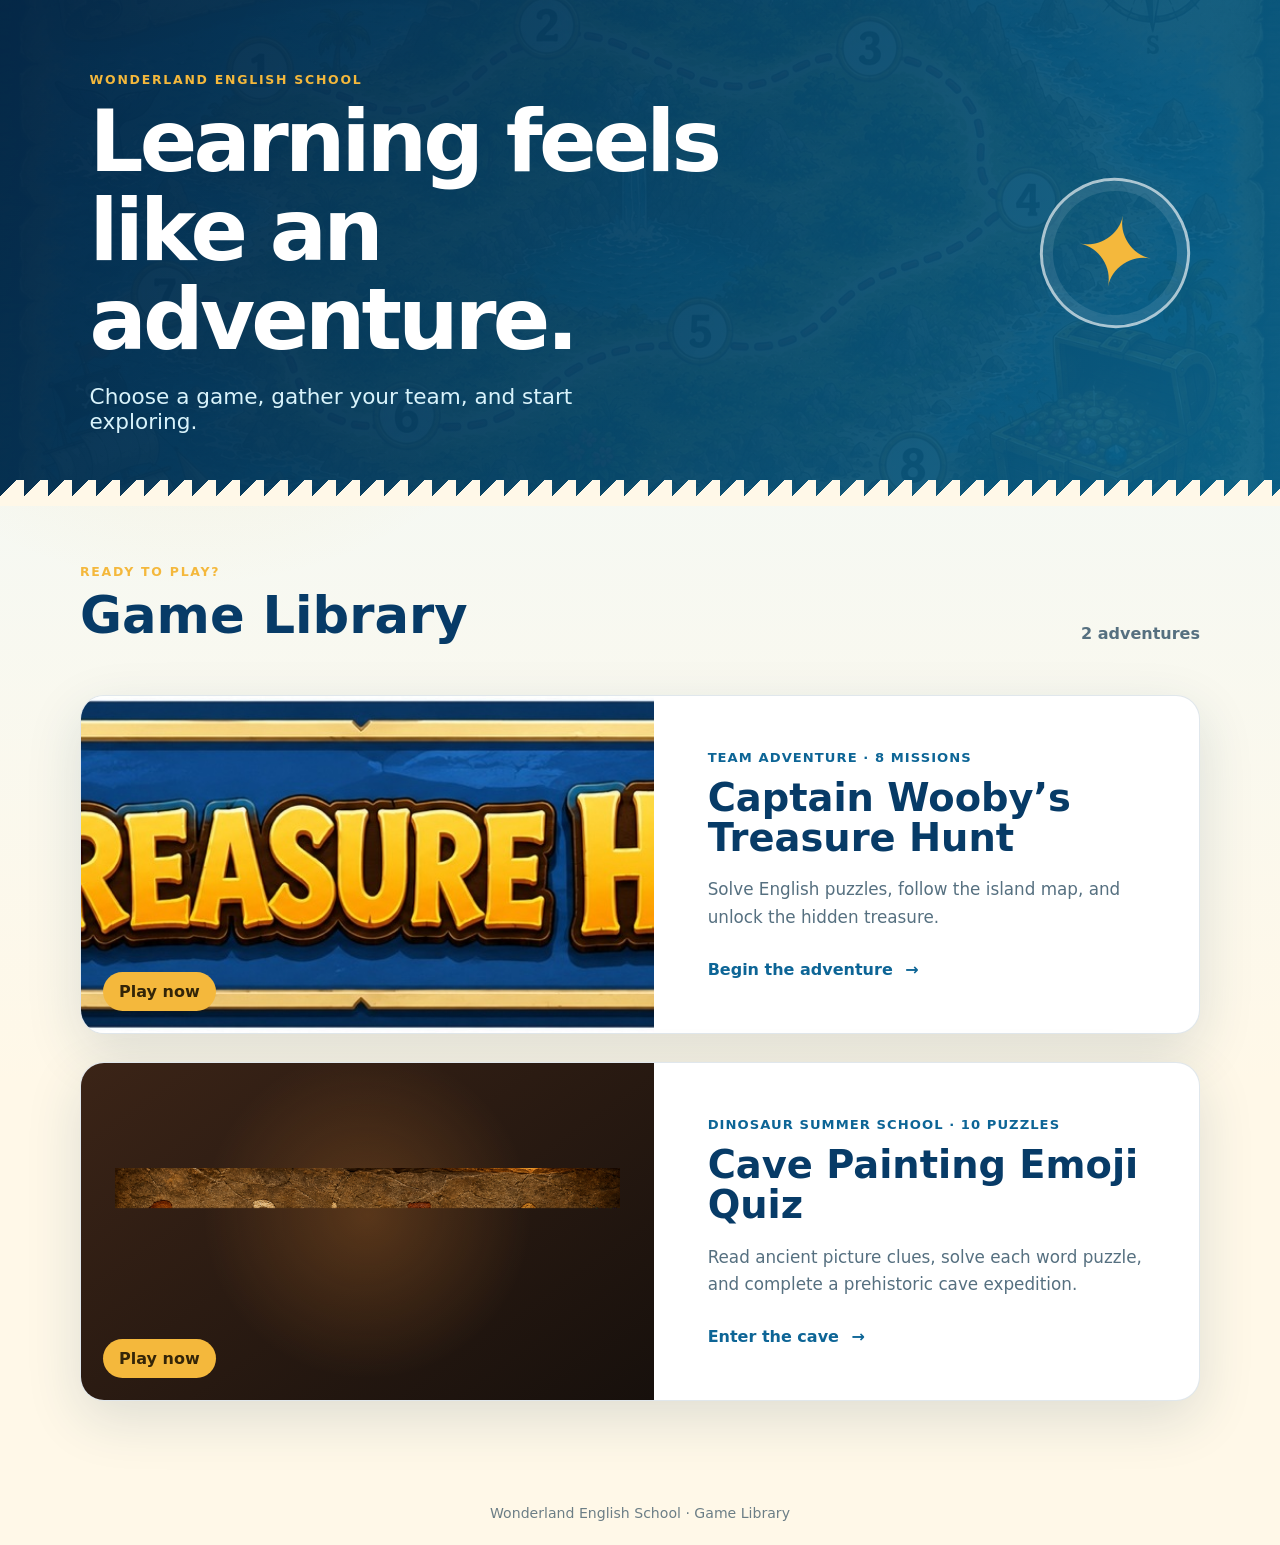
<file: index.html>
<!doctype html>
<html lang="en">
<head>
  <meta charset="utf-8">
  <meta name="viewport" content="width=device-width, initial-scale=1">
  <meta name="theme-color" content="#073b67">
  <meta name="description" content="Interactive classroom games from Wonderland English School.">
  <title>Wonderland Game Library</title>
  <link rel="stylesheet" href="library.css">
</head>
<body>
  <header class="hero">
    <div class="hero-copy">
      <p class="eyebrow">Wonderland English School</p>
      <h1>Learning feels like an adventure.</h1>
      <p class="intro">Choose a game, gather your team, and start exploring.</p>
    </div>
    <div class="compass" aria-hidden="true"><span>✦</span></div>
  </header>

  <main>
    <section class="games" aria-labelledby="games-title">
      <div class="section-heading">
        <div>
          <p class="eyebrow">Ready to play?</p>
          <h2 id="games-title">Game Library</h2>
        </div>
        <span class="game-count">2 adventures</span>
      </div>

      <a class="game-card" href="games/treasure-hunt/">
        <div class="card-art">
          <img src="games/treasure-hunt/assets/images/treasure-hunt-banner.jpg" alt="">
          <span class="play-badge">Play now</span>
        </div>
        <div class="card-body">
          <p class="card-label">Team adventure · 8 missions</p>
          <h3>Captain Wooby’s Treasure Hunt</h3>
          <p>Solve English puzzles, follow the island map, and unlock the hidden treasure.</p>
          <span class="card-action">Begin the adventure <b aria-hidden="true">→</b></span>
        </div>
      </a>

      <a class="game-card" href="games/cave-painting/">
        <div class="card-art cave-card-art">
          <img src="games/cave-painting/public/game-title-banner.png" alt="Cave Painting Emoji Quiz">
          <span class="play-badge">Play now</span>
        </div>
        <div class="card-body">
          <p class="card-label">Dinosaur summer school · 10 puzzles</p>
          <h3>Cave Painting Emoji Quiz</h3>
          <p>Read ancient picture clues, solve each word puzzle, and complete a prehistoric cave expedition.</p>
          <span class="card-action">Enter the cave <b aria-hidden="true">→</b></span>
        </div>
      </a>
    </section>
  </main>

  <footer>Wonderland English School · Game Library</footer>
</body>
</html>
</file>
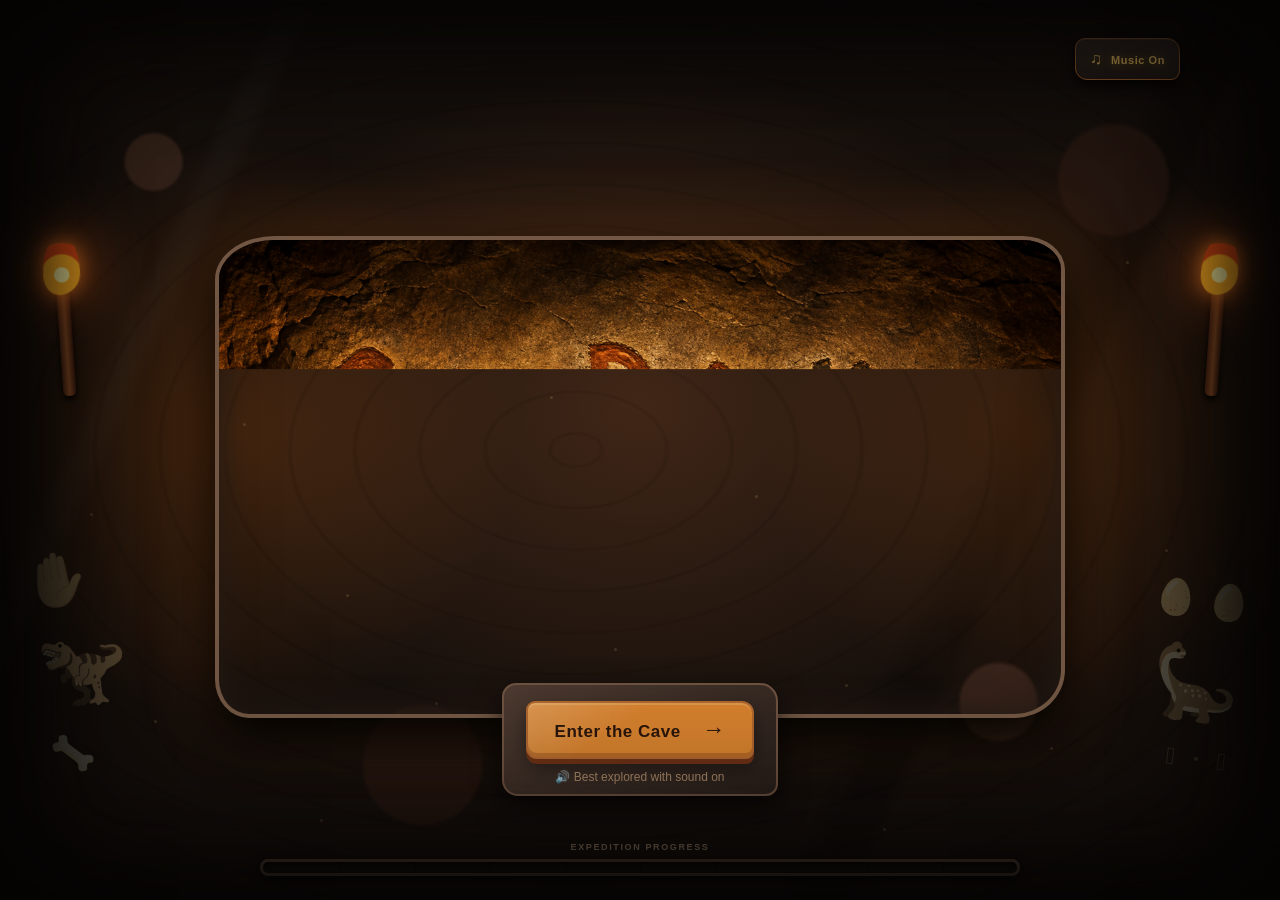
<file: games/cave-painting/index.html>
<!doctype html>
<html lang="en">
  <head>
    <meta charset="UTF-8" />
    <meta name="viewport" content="width=device-width, initial-scale=1.0" />
    <meta name="theme-color" content="#17100c" />
    <title>Cave Painting Emoji Quiz</title>
    <link rel="stylesheet" href="app/globals.css" />
  </head>
  <body>
    <main class="cave-world intro-mode" id="cave-world">
      <div class="torch torch-left" aria-hidden="true"><span class="flame"></span><span class="torch-stick"></span></div>
      <div class="torch torch-right" aria-hidden="true"><span class="flame"></span><span class="torch-stick"></span></div>
      <div class="ambient" aria-hidden="true" id="ambient"></div>
      <div class="cave-art cave-art-left" aria-hidden="true"><span class="hand">✋</span><span class="paint-dino">🦖</span><span class="fossil">🦴</span></div>
      <div class="cave-art cave-art-right" aria-hidden="true"><span class="eggs">🥚 🥚</span><span class="paint-dino">🦕</span><span class="tracks">𓃰 · 𓃰</span></div>
      <header class="game-header">
        <div class="title-mark">
          <img class="game-title-banner" src="public/game-title-banner.png" alt="Cave Painting Emoji Quiz" width="1600" height="400">
        </div>
        <div class="header-controls">
          <div class="question-count" id="question-count" hidden></div>
          <button class="music-toggle" id="music-toggle" type="button" aria-pressed="true" aria-label="Turn background music off">
            <span aria-hidden="true">♫</span> Music On
          </button>
        </div>
      </header>
      <div id="game" class="game-slot"></div>
      <div class="progress-area" id="progress-area" aria-label="0% complete">
        <span>Expedition progress</span>
        <div class="stone-progress"><div class="amber-progress" id="amber-progress"></div><i></i><i></i><i></i><i></i><i></i><i></i><i></i><i></i><i></i></div>
      </div>
    </main>
    <script src="game.js"></script>
  </body>
</html>
</file>
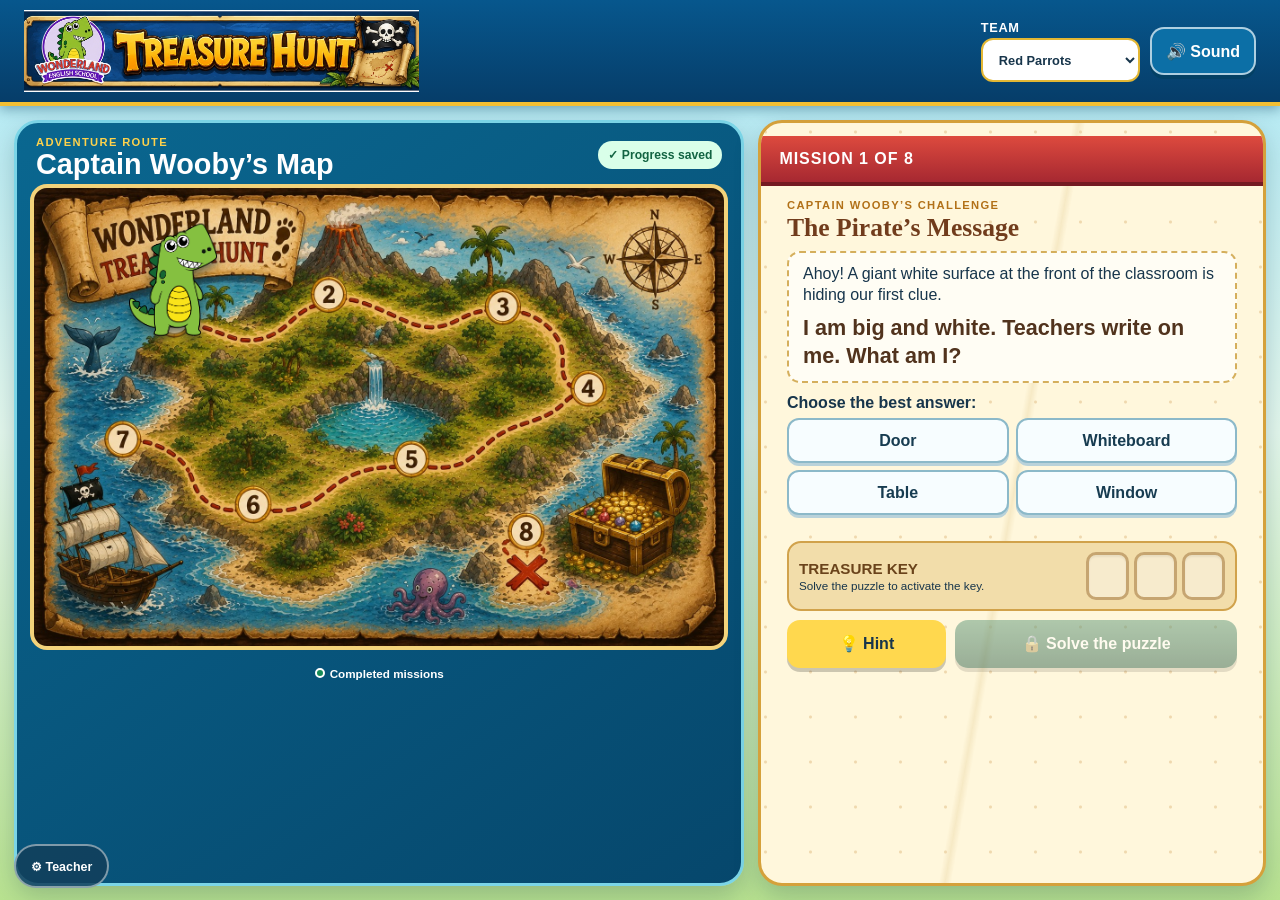
<file: games/treasure-hunt/index.html>
<!doctype html>
<html lang="en">
<head>
  <meta charset="utf-8">
  <meta name="viewport" content="width=device-width, initial-scale=1, viewport-fit=cover">
  <meta name="theme-color" content="#063f70">
  <title>Wonderland English School Treasure Hunt</title>
  <link rel="stylesheet" href="css/style.css">
</head>
<body>
  <header class="game-header">
    <img class="brand-banner" src="assets/images/treasure-hunt-banner.jpg" alt="Wonderland English School Treasure Hunt">
    <div class="header-actions">
      <label class="team-control">Team
        <select id="teamSelect" aria-label="Choose your team">
          <option>Red Parrots</option><option>Blue Sharks</option>
          <option>Green Turtles</option><option>Golden Pirates</option>
        </select>
      </label>
      <button id="soundButton" class="header-button" type="button" aria-pressed="true">🔊 Sound</button>
    </div>
  </header>

  <main class="game-shell">
    <section class="map-panel" aria-label="Treasure map and mission progress">
      <div class="map-heading">
        <div><span class="eyebrow">Adventure route</span><h1>Captain Wooby’s Map</h1></div>
        <span id="savedStatus" class="saved-status" role="status">✓ Progress saved</span>
      </div>
      <div id="mapStage" class="map-stage">
        <img class="map-image" src="assets/images/pirate-island-map.jpg" alt="Pirate island treasure map">
        <svg id="routeSvg" class="route" viewBox="0 0 100 100" preserveAspectRatio="none" aria-hidden="true">
          <polyline id="routeLine" points=""></polyline>
        </svg>
        <div id="missionNodes" class="mission-nodes"></div>
        <img id="wooby" class="wooby" src="assets/images/wooby-map.png" alt="Wooby standing at the current mission">
      </div>
      <div class="map-legend"><span><i class="dot done-dot"></i>Completed missions</span></div>
    </section>

    <section class="mission-panel" aria-labelledby="missionTitle">
      <div class="ribbon"><span id="missionNumber">Mission 1 of 8</span></div>
      <div class="mission-scroll">
        <p class="captain-label">Captain Wooby’s challenge</p>
        <h2 id="missionTitle">The Pirate’s Message</h2>
        <div id="missionStory" class="story"></div>
        <p id="answerInstruction" class="instruction">Choose the best answer:</p>
        <div id="choices" class="choices" role="group" aria-label="Answer choices"></div>
        <div id="feedback" class="feedback" role="status" aria-live="polite"></div>

        <section id="keySection" class="key-section" aria-labelledby="keyHeading">
          <div><h3 id="keyHeading">Treasure Key</h3><p id="keyHelp">Solve the puzzle to activate the key.</p></div>
          <div id="keyInputs" class="key-inputs" aria-label="Three-digit treasure key">
            <input class="key-digit" inputmode="numeric" maxlength="1" aria-label="First digit" disabled>
            <input class="key-digit" inputmode="numeric" maxlength="1" aria-label="Second digit" disabled>
            <input class="key-digit" inputmode="numeric" maxlength="1" aria-label="Third digit" disabled>
          </div>
        </section>
        <div class="mission-actions">
          <button id="hintButton" class="button hint-button" type="button">💡 Hint</button>
          <button id="unlockButton" class="button unlock-button" type="button" disabled>🔒 Solve the puzzle</button>
        </div>
      </div>
    </section>
  </main>

  <button id="teacherButton" class="teacher-button" type="button" aria-label="Open teacher menu">⚙ Teacher</button>

  <div id="teacherModal" class="modal" role="dialog" aria-modal="true" aria-labelledby="teacherTitle" hidden>
    <div class="modal-card teacher-card">
      <button class="modal-close" data-close="teacherModal" type="button" aria-label="Close teacher menu">×</button>
      <div id="pinView">
        <p class="modal-kicker">Adults only</p><h2 id="teacherTitle">Teacher Menu</h2>
        <label class="field-label" for="pinInput">Enter teacher PIN</label>
        <input id="pinInput" class="pin-input" type="password" inputmode="numeric" maxlength="4" autocomplete="off">
        <p id="pinFeedback" class="feedback"></p>
        <button id="pinButton" class="button unlock-button" type="button">Open menu</button>
      </div>
      <div id="teacherView" hidden>
        <p class="modal-kicker">Teacher controls</p><h2>Adventure Control Deck</h2>
        <p id="teacherCurrent" class="teacher-current"></p>
        <label class="field-label" for="missionJump">Jump to a mission for testing</label>
        <select id="missionJump" class="wide-select"></select>
        <div class="teacher-grid">
          <button id="jumpButton" class="button secondary-button" type="button">Jump to mission</button>
          <button id="completeButton" class="button unlock-button" type="button">Mark current complete</button>
          <button id="changeTeamButton" class="button secondary-button" type="button">Change team name</button>
          <button id="teacherSoundButton" class="button secondary-button" type="button">Turn sound off</button>
          <button id="resetButton" class="button danger-button" type="button">Reset all progress</button>
          <button class="button ghost-button" data-close="teacherModal" type="button">Close menu</button>
        </div>
      </div>
    </div>
  </div>

  <div id="treasureModal" class="modal treasure-modal" role="dialog" aria-modal="true" aria-labelledby="treasureTitle" hidden>
    <div class="modal-card treasure-card">
      <div id="confetti" class="confetti" aria-hidden="true"></div>
      <div class="celebration-art">
        <img src="assets/images/wooby-pirate.png" alt="Captain Wooby celebrating">
        <div class="chest" aria-label="Open treasure chest"><div class="chest-lid"></div><div class="chest-box">✦</div></div>
      </div>
      <p class="modal-kicker">Adventure complete</p>
      <h2 id="treasureTitle">TREASURE FOUND!</h2>
      <p id="winningTeam" class="winning-team"></p>
      <p class="prize-message">Show this screen to your teacher to receive your prize!</p>
      <button id="treasureClose" class="button unlock-button" type="button">Celebrate on the map</button>
    </div>
  </div>

  <script src="js/missions.js"></script>
  <script src="js/game.js"></script>
</body>
</html>
</file>
<file: library.css>
:root {
  color-scheme: light;
  --navy: #073b67;
  --blue: #0d6596;
  --gold: #f4b83c;
  --cream: #fff8e8;
  --ink: #142d3f;
  --muted: #567080;
}

* { box-sizing: border-box; }

body {
  margin: 0;
  min-height: 100vh;
  color: var(--ink);
  background:
    radial-gradient(circle at 15% 10%, rgba(244, 184, 60, .2), transparent 27rem),
    linear-gradient(180deg, #eef9fc 0, var(--cream) 70%);
  font-family: ui-rounded, "Avenir Next", Avenir, system-ui, sans-serif;
}

.hero {
  position: relative;
  overflow: hidden;
  min-height: 340px;
  padding: 72px max(7vw, 24px);
  display: flex;
  align-items: center;
  justify-content: space-between;
  color: white;
  background:
    linear-gradient(115deg, rgba(4, 40, 72, .98), rgba(8, 101, 144, .92)),
    url("games/treasure-hunt/assets/images/pirate-island-map.jpg") center / cover;
}

.hero::after {
  content: "";
  position: absolute;
  inset: auto 0 0;
  height: 26px;
  background: linear-gradient(135deg, transparent 12px, var(--cream) 0) 0 0 / 24px 100%;
}

.hero-copy { position: relative; z-index: 1; max-width: 720px; }

.eyebrow {
  margin: 0 0 10px;
  color: var(--gold);
  font-weight: 800;
  letter-spacing: .14em;
  text-transform: uppercase;
  font-size: .78rem;
}

h1, h2, h3 { margin: 0; line-height: 1.05; }
h1 { max-width: 680px; font-size: clamp(2.7rem, 7vw, 5.3rem); letter-spacing: -.045em; }
.intro { max-width: 540px; margin: 20px 0 0; font-size: clamp(1.05rem, 2.2vw, 1.35rem); color: #d9f3fb; }

.compass {
  position: relative;
  z-index: 1;
  flex: 0 0 auto;
  width: 150px;
  height: 150px;
  margin-left: 32px;
  display: grid;
  place-items: center;
  border: 3px solid rgba(255,255,255,.65);
  border-radius: 50%;
  box-shadow: inset 0 0 0 10px rgba(255,255,255,.1);
  transform: rotate(12deg);
}

.compass span { color: var(--gold); font-size: 6rem; line-height: 1; }

main { width: min(1120px, calc(100% - 40px)); margin: 0 auto; padding: 58px 0 80px; }
.section-heading { display: flex; align-items: end; justify-content: space-between; gap: 20px; margin-bottom: 24px; }
h2 { font-size: clamp(2rem, 4vw, 3.2rem); color: var(--navy); }
.game-count { color: var(--muted); font-weight: 700; }

.game-card {
  overflow: hidden;
  display: grid;
  grid-template-columns: minmax(280px, 1.05fr) 1fr;
  color: inherit;
  text-decoration: none;
  background: white;
  border: 1px solid rgba(7, 59, 103, .12);
  border-radius: 24px;
  box-shadow: 0 18px 55px rgba(19, 67, 88, .14);
  transition: transform .2s ease, box-shadow .2s ease;
}

.games {
  display: grid;
  gap: 28px;
}

.section-heading {
  grid-column: 1 / -1;
}

.game-card:hover, .game-card:focus-visible {
  transform: translateY(-4px);
  box-shadow: 0 24px 65px rgba(19, 67, 88, .2);
  outline: none;
}

.card-art { position: relative; min-height: 330px; background: var(--navy); }
.card-art img { width: 100%; height: 100%; object-fit: cover; display: block; }
.cave-card-art {
  background: #24150d;
}
.cave-card-art img {
  object-fit: contain;
  padding: clamp(18px, 3vw, 34px);
  background:
    radial-gradient(circle at 50% 45%, rgba(224, 135, 50, .26), transparent 48%),
    linear-gradient(145deg, #3b2417, #17100c);
}
.play-badge { position: absolute; left: 22px; bottom: 22px; padding: 10px 16px; background: var(--gold); color: #342508; border-radius: 999px; font-weight: 900; }
.card-body { padding: clamp(28px, 5vw, 54px); display: flex; flex-direction: column; justify-content: center; }
.card-label { margin: 0 0 13px; color: var(--blue); font-size: .82rem; font-weight: 800; letter-spacing: .08em; text-transform: uppercase; }
h3 { color: var(--navy); font-size: clamp(1.8rem, 3vw, 2.7rem); }
.card-body > p:not(.card-label) { margin: 18px 0 28px; color: var(--muted); font-size: 1.05rem; line-height: 1.65; }
.card-action { color: var(--blue); font-weight: 900; }
.card-action b { display: inline-block; margin-left: 7px; transition: transform .2s ease; }
.game-card:hover .card-action b { transform: translateX(5px); }

footer { padding: 24px; text-align: center; color: #6c7e86; font-size: .88rem; }

@media (max-width: 720px) {
  .hero { min-height: 300px; padding-top: 58px; padding-bottom: 64px; }
  .compass { display: none; }
  .game-card { grid-template-columns: 1fr; }
  .card-art { min-height: 220px; }
  .card-body { padding: 28px; }
}

@media (prefers-reduced-motion: reduce) {
  *, *::before, *::after { scroll-behavior: auto !important; transition: none !important; }
}
</file>
<file: games/cave-painting/app/globals.css>
.game-slot {
  display: grid;
  min-height: 0;
}

:root {
  --ink: #2a160d;
  --sand: #f3d49b;
  --ochre: #ce6b24;
  --amber: #ffb62e;
  --stone: #3b302a;
  --deep: #100c0a;
}

* { box-sizing: border-box; }

html, body { min-height: 100%; }

body {
  margin: 0;
  background: #0d0907;
  color: var(--sand);
  font-family: Georgia, "Times New Roman", serif;
}

button, input { font: inherit; }
button { -webkit-tap-highlight-color: transparent; }

.cave-world {
  min-height: 100svh;
  position: relative;
  overflow: hidden;
  isolation: isolate;
  display: grid;
  grid-template-rows: auto 1fr auto;
  padding: clamp(20px, 3vw, 42px) clamp(22px, 7vw, 108px) 24px;
  background:
    radial-gradient(circle at 18% 48%, rgba(255, 126, 27, .18), transparent 25%),
    radial-gradient(circle at 82% 48%, rgba(255, 126, 27, .15), transparent 25%),
    radial-gradient(ellipse at 50% 45%, rgba(132, 75, 40, .38), transparent 48%),
    linear-gradient(115deg, transparent 0 16%, rgba(255,255,255,.025) 17% 18%, transparent 19% 70%, rgba(0,0,0,.22) 72% 74%, transparent 75%),
    #17100c;
}

.cave-world::before {
  content: "";
  position: absolute;
  inset: 0;
  z-index: -2;
  opacity: .74;
  background:
    radial-gradient(circle at 12% 18%, #4c3930 0 2%, transparent 2.3%),
    radial-gradient(circle at 87% 20%, #3a2b25 0 4%, transparent 4.4%),
    radial-gradient(circle at 78% 78%, #4c3830 0 3%, transparent 3.4%),
    radial-gradient(circle at 33% 85%, #392a24 0 5%, transparent 5.4%),
    repeating-radial-gradient(ellipse at 45% 50%, transparent 0 23px, rgba(0,0,0,.1) 25px 27px, transparent 29px 65px);
  filter: contrast(1.2);
}

.cave-world::after {
  content: "";
  position: absolute;
  inset: 0;
  z-index: 10;
  pointer-events: none;
  box-shadow: inset 0 0 100px 36px #050403, inset 0 0 220px 22px rgba(0,0,0,.85);
}

.game-header {
  z-index: 3;
  display: flex;
  justify-content: space-between;
  align-items: flex-start;
  gap: 28px;
  width: min(1080px, 100%);
  margin: 0 auto;
}

.intro-mode .title-mark {
  visibility: hidden;
}

.title-mark {
  flex: 1 1 auto;
  min-width: 0;
  max-width: 620px;
}

.game-title-banner {
  display: block;
  width: 100%;
  height: auto;
  border: 2px solid #624936;
  border-radius: 10px 15px 9px 13px;
  box-shadow: 0 8px 20px rgba(0,0,0,.6), 0 0 24px rgba(221,118,38,.12);
}

.question-count {
  flex: 0 0 auto;
  padding: 11px 18px;
  border: 1px solid #705543;
  border-radius: 10px 14px 9px 13px;
  color: #d9bc86;
  background: linear-gradient(#3f332c, #261e1a);
  box-shadow: inset 0 1px rgba(255,255,255,.1), 0 5px 12px #050403;
  font: 700 14px/1 sans-serif;
  text-transform: uppercase;
  letter-spacing: .08em;
}
.question-count strong { color: #ffb83d; font-size: 20px; }

.header-controls {
  flex: 0 0 auto;
  display: flex;
  align-items: center;
  justify-content: flex-end;
  gap: 10px;
}

.music-toggle {
  min-height: 42px;
  padding: 0 14px;
  border: 1px solid #705543;
  border-radius: 10px 13px 9px 12px;
  cursor: pointer;
  color: #bca07b;
  background: linear-gradient(#3f332c, #261e1a);
  box-shadow: inset 0 1px rgba(255,255,255,.1), 0 5px 12px #050403;
  font: 800 11px/1 sans-serif;
  letter-spacing: .05em;
  transition: color .2s, border-color .2s, filter .2s, transform .12s;
}
.music-toggle span { margin-right: 5px; font-size: 16px; }
.music-toggle.is-on { color: #ffd16b; border-color: #ad6a31; text-shadow: 0 0 10px rgba(255,177,48,.55); }
.music-toggle:hover { filter: brightness(1.15); }
.music-toggle:active { transform: translateY(2px); }
.music-toggle:focus-visible { outline: 3px solid #ffd06b; outline-offset: 3px; }

.quiz-shell {
  z-index: 2;
  align-self: center;
  justify-self: center;
  display: grid;
  grid-template-columns: minmax(320px, 1.05fr) minmax(330px, .95fr);
  gap: clamp(24px, 4vw, 64px);
  align-items: center;
  width: min(920px, 100%);
  margin: 25px auto 12px;
}

.painting-panel {
  position: relative;
  display: grid;
  place-items: center;
  min-height: 320px;
  padding: 54px 34px 40px;
  border: 3px solid #6f513d;
  border-radius: 43% 52% 45% 48% / 12% 16% 13% 15%;
  background:
    linear-gradient(105deg, transparent 0 30%, rgba(255,255,255,.035) 31% 33%, transparent 34%),
    radial-gradient(circle at 50% 45%, #6b5040, #403027 68%);
  box-shadow: inset 0 0 38px #241914, 0 18px 35px rgba(0,0,0,.6), 0 0 38px rgba(207,97,22,.14);
  transform: rotate(-.4deg);
}
.painting-panel::before,
.painting-panel::after {
  content: "";
  position: absolute;
  border: 2px solid rgba(34,17,10,.35);
  border-radius: 50%;
}
.painting-panel::before { inset: 16px 22px 20px 18px; }
.painting-panel::after { width: 12px; height: 12px; left: 12%; top: 15%; background: #38261e; }
.panel-label {
  position: absolute;
  z-index: 2;
  top: 25px;
  color: #d49b5d;
  font: 700 11px/1 sans-serif;
  text-transform: uppercase;
  letter-spacing: .19em;
}
.puzzle-image {
  position: relative;
  z-index: 1;
  display: block;
  width: calc(100% + 68px);
  max-width: none;
  height: 320px;
  margin: -54px -34px -40px;
  object-fit: cover;
  border-radius: 39% 48% 41% 44% / 10% 14% 11% 13%;
  filter: saturate(.9) contrast(1.03) drop-shadow(0 9px 4px rgba(22, 9, 3, .55));
  animation: painting-breathe 4s ease-in-out infinite;
}
.scratches {
  position: absolute;
  z-index: 2;
  bottom: 20px;
  color: rgba(41, 20, 11, .48);
  font-weight: 900;
  letter-spacing: .7em;
}

.answer-area { display: flex; flex-direction: column; align-items: stretch; }
.answer-area label {
  margin-bottom: 12px;
  color: #f3d49b;
  font-size: clamp(16px, 2vw, 21px);
  font-weight: 700;
  text-shadow: 0 2px #000;
}
.answer-wrap { position: relative; }
.answer-wrap input {
  width: 100%;
  height: 62px;
  border: 3px solid #6d4b36;
  border-radius: 12px 16px 10px 14px;
  outline: none;
  padding: 0 54px 0 20px;
  color: #27170f;
  background:
    linear-gradient(rgba(255,255,255,.12), transparent),
    #e1c28d;
  box-shadow: inset 0 4px 7px rgba(62,33,16,.24), 0 8px 18px rgba(0,0,0,.55);
  font-family: "Trebuchet MS", sans-serif;
  font-size: 20px;
  font-weight: 700;
  transition: border-color .2s, box-shadow .2s;
}
.answer-wrap input::placeholder { color: #80634e; font-weight: 400; }
.answer-wrap input:focus { border-color: #ce852f; box-shadow: inset 0 4px 7px rgba(62,33,16,.2), 0 0 0 4px rgba(255,169,49,.16), 0 8px 18px #000; }
.answer-wrap.correct input { border-color: #5ea84c; background: #d7deb2; }
.answer-wrap.wrong input { border-color: #c1543c; }
.answer-icon {
  position: absolute;
  right: 18px;
  top: 50%;
  transform: translateY(-50%);
  color: #387c31;
  font: 900 25px/1 sans-serif;
}
.wrong .answer-icon { color: #a33828; }
.feedback {
  height: 38px;
  display: flex;
  align-items: center;
  font: 800 15px/1 sans-serif;
  letter-spacing: .02em;
}
.correct-message { color: #98df72; text-shadow: 0 0 12px #4a9e36; }
.wrong-message { color: #ff9b70; }

.button-row { display: flex; flex-wrap: wrap; gap: 10px; }
.rock-button {
  min-height: 48px;
  border: 2px solid #705341;
  border-radius: 9px 12px 8px 11px;
  padding: 0 18px;
  cursor: pointer;
  color: #f5d49b;
  background: linear-gradient(145deg, #554138, #30251f);
  box-shadow: inset 0 2px rgba(255,255,255,.08), inset 0 -4px rgba(0,0,0,.2), 0 5px 0 #160e0a, 0 9px 16px rgba(0,0,0,.4);
  font: 800 14px/1 "Trebuchet MS", sans-serif;
  letter-spacing: .03em;
  transition: transform .12s, filter .12s;
}
.rock-button:hover { filter: brightness(1.15); transform: translateY(-1px); }
.rock-button:active { transform: translateY(4px); box-shadow: inset 0 2px rgba(255,255,255,.06), 0 1px 0 #160e0a; }
.rock-button:focus-visible { outline: 3px solid #ffd06b; outline-offset: 3px; }
.rock-button:disabled { cursor: not-allowed; opacity: .42; transform: none; filter: grayscale(.4); }
.rock-button.primary {
  border-color: #b2682f;
  color: #2b160b;
  background:
    linear-gradient(145deg, rgba(255,255,255,.18), transparent 42%),
    #d9832e;
  box-shadow: inset 0 2px rgba(255,243,189,.2), inset 0 -4px rgba(89,32,8,.25), 0 5px 0 #6d3214, 0 9px 20px rgba(0,0,0,.42);
}
.rock-button.icon-button { padding-inline: 15px; }
.rock-button.icon-button span { font-size: 24px; vertical-align: -2px; }

.stone-tablet {
  z-index: 2;
  position: relative;
  align-self: center;
  justify-self: center;
  width: min(650px, 92vw);
  padding: clamp(36px, 6vw, 64px);
  border: 4px solid #745945;
  border-radius: 9% 7% 8% 6% / 10% 8% 11% 9%;
  text-align: center;
  background:
    radial-gradient(circle at 16% 20%, rgba(255,255,255,.08) 0 1.5%, transparent 1.8%),
    radial-gradient(circle at 83% 78%, rgba(0,0,0,.15) 0 2%, transparent 2.2%),
    linear-gradient(130deg, #5a463a, #362a24 72%);
  box-shadow: inset 0 0 34px #251b16, 0 22px 50px #030201, 0 0 80px rgba(212,103,29,.18);
}

.intro-screen {
  z-index: 2;
  position: relative;
  align-self: center;
  justify-self: center;
  width: min(850px, 92vw);
  margin: 18px auto;
  text-align: center;
}

.intro-title-image {
  display: block;
  width: 100%;
  height: auto;
  border: 4px solid #745945;
  border-radius: 7% 5% 6% 4% / 9% 7% 10% 8%;
  box-shadow:
    inset 0 0 34px #251b16,
    0 22px 50px #030201,
    0 0 80px rgba(212,103,29,.22);
}

.intro-actions {
  position: relative;
  width: max-content;
  max-width: 90%;
  margin: -35px auto 0;
  padding: 16px 22px 11px;
  border: 2px solid #705341;
  border-radius: 14px 18px 12px 16px;
  background: linear-gradient(145deg, #4e3b31, #2a201b);
  box-shadow: 0 12px 28px rgba(0,0,0,.65);
}

.intro-actions small {
  display: block;
  margin-top: 12px;
  color: #ab8a69;
  font: 12px/1 sans-serif;
}

.intro-actions .large {
  min-height: 58px;
  padding: 0 27px;
  font-size: 17px;
}

.intro-actions .large b {
  margin-left: 16px;
  font-size: 23px;
}
.stone-tablet::after {
  content: "";
  position: absolute;
  inset: 13px;
  pointer-events: none;
  border: 2px solid rgba(29,16,10,.34);
  border-radius: inherit;
}
.stone-tablet h2 { position: relative; margin: 8px 0 14px; color: #ffe0a4; font-size: clamp(27px, 4vw, 42px); line-height: 1.08; text-shadow: 0 3px #5f2e16; }
.stone-tablet p { position: relative; margin: 0 auto 26px; max-width: 500px; color: #d7bc8f; font-size: clamp(15px, 2vw, 18px); line-height: 1.55; }
.stone-tablet small { display: block; margin-top: 20px; color: #ab8a69; font: 12px/1 sans-serif; }
.stone-tablet .large { min-height: 58px; padding: 0 27px; font-size: 17px; }
.stone-tablet .large b { margin-left: 16px; font-size: 23px; }
.tablet-etching { color: #b57948; opacity: .75; letter-spacing: .6em; }
.eyebrow { color: #ffb84d; font: 800 11px/1 sans-serif; letter-spacing: .2em; text-transform: uppercase; }
.victory-icon { display: block; font-size: 54px; filter: sepia(.3) drop-shadow(0 5px 5px #1a0d08); }
.score-label { margin-bottom: 0 !important; font: 700 12px/1 sans-serif; text-transform: uppercase; letter-spacing: .18em; }
.final-score { color: #ffbd49; text-shadow: 0 4px #5d2c11, 0 0 22px rgba(255,171,51,.3); }
.final-score strong { font-size: clamp(65px, 10vw, 100px); line-height: 1; }
.final-score span { font-size: 30px; font-weight: 700; }
.score-message { margin: 10px auto 22px !important; }
.end-actions { display: flex; justify-content: center; gap: 12px; }

.progress-area {
  z-index: 3;
  width: min(760px, 88%);
  margin: 8px auto 0;
}
.progress-area > span {
  display: block;
  margin-bottom: 7px;
  color: #9d8065;
  font: 700 9px/1 sans-serif;
  letter-spacing: .18em;
  text-align: center;
  text-transform: uppercase;
}
.stone-progress {
  position: relative;
  height: 17px;
  overflow: hidden;
  border: 3px solid #5c4639;
  border-radius: 8px;
  background: #17100d;
  box-shadow: inset 0 2px 4px #000, 0 3px 8px #000;
}
.amber-progress {
  height: 100%;
  background: linear-gradient(90deg, #9c4517, #f39427, #ffcc5b);
  box-shadow: 0 0 15px #ff9c27, inset 0 1px rgba(255,255,255,.45);
  transition: width .55s cubic-bezier(.22,.8,.31,1);
}
.stone-progress i { position: absolute; top: 0; bottom: 0; width: 2px; background: rgba(0,0,0,.35); }
.stone-progress i:nth-of-type(1) { left: 10%; } .stone-progress i:nth-of-type(2) { left: 20%; }
.stone-progress i:nth-of-type(3) { left: 30%; } .stone-progress i:nth-of-type(4) { left: 40%; }
.stone-progress i:nth-of-type(5) { left: 50%; } .stone-progress i:nth-of-type(6) { left: 60%; }
.stone-progress i:nth-of-type(7) { left: 70%; } .stone-progress i:nth-of-type(8) { left: 80%; }
.stone-progress i:nth-of-type(9) { left: 90%; }

.torch { position: absolute; z-index: 1; top: 26%; width: 52px; }
.torch-left { left: clamp(12px, 3vw, 42px); transform: rotate(-4deg); }
.torch-right { right: clamp(12px, 3vw, 42px); transform: rotate(4deg); }
.torch-stick { display: block; width: 13px; height: 105px; margin: -4px auto 0; border-radius: 5px; background: linear-gradient(90deg, #4a2413, #8a4d25 50%, #37190e); box-shadow: 0 4px 7px #000; }
.flame {
  display: block;
  width: 37px;
  height: 61px;
  margin: 0 auto;
  border-radius: 60% 40% 58% 42% / 68% 64% 36% 32%;
  background: radial-gradient(circle at 50% 67%, #fff5a4 0 16%, #ffaf24 18% 44%, #dc4916 48% 70%, transparent 72%);
  filter: drop-shadow(0 0 10px #ff8626) drop-shadow(0 0 28px #de5c1c);
  transform-origin: 50% 100%;
  animation: flicker .16s infinite alternate;
}

.cave-art { position: absolute; z-index: 0; opacity: .28; color: #b75625; filter: sepia(1) saturate(1.4); pointer-events: none; }
.cave-art-left { left: 3%; bottom: 12%; transform: rotate(-8deg); }
.cave-art-right { right: 3%; bottom: 12%; transform: rotate(7deg); text-align: right; }
.cave-art span { display: block; margin: 20px 0; }
.hand { font-size: 50px; }
.paint-dino { font-size: 72px; filter: grayscale(1) contrast(1.8); }
.fossil, .eggs { font-size: 35px; filter: grayscale(1) contrast(1.5); }
.tracks { font-size: 24px; font-weight: 900; letter-spacing: .25em; }

.ambient { position: absolute; inset: 0; pointer-events: none; overflow: hidden; }
.dust { position: absolute; width: 3px; height: 3px; border-radius: 50%; background: #ffd491; opacity: .15; animation: dust-rise 10s linear infinite; }
.dust-1 { left: 12%; top: 80%; animation-delay: -1s; } .dust-2 { left: 19%; top: 47%; animation-delay: -8s; }
.dust-3 { left: 27%; top: 66%; animation-delay: -4s; } .dust-4 { left: 34%; top: 78%; animation-delay: -7s; }
.dust-5 { left: 43%; top: 44%; animation-delay: -2s; } .dust-6 { left: 51%; top: 86%; animation-delay: -9s; }
.dust-7 { left: 59%; top: 55%; animation-delay: -5s; } .dust-8 { left: 66%; top: 76%; animation-delay: -3s; }
.dust-9 { left: 73%; top: 40%; animation-delay: -6s; } .dust-10 { left: 82%; top: 83%; animation-delay: -1s; }
.dust-11 { left: 91%; top: 61%; animation-delay: -7s; } .dust-12 { left: 7%; top: 57%; animation-delay: -4s; }
.dust-13 { left: 38%; top: 30%; animation-delay: -6s; } .dust-14 { left: 57%; top: 34%; animation-delay: -8s; }
.dust-15 { left: 88%; top: 29%; animation-delay: -2s; } .dust-16 { left: 25%; top: 91%; animation-delay: -5s; }
.dust-17 { left: 69%; top: 92%; animation-delay: -9s; } .dust-18 { left: 48%; top: 72%; animation-delay: -3s; }
.bat { position: absolute; left: -10%; top: 18%; color: #060403; font: 900 48px/1 sans-serif; opacity: .8; animation: bat-flight 18s linear infinite; }
.bat-two { top: 32%; animation-delay: -8s; animation-duration: 24s; transform: scale(.6); }
.drip { position: absolute; top: -12px; width: 3px; height: 13px; border-radius: 50%; background: #7ca6a2; opacity: .35; animation: drip 5.5s ease-in infinite; }
.drip-one { left: 29%; animation-delay: -2s; } .drip-two { left: 76%; animation-delay: -4.6s; }

.confetti { position: absolute; inset: 0; overflow: hidden; pointer-events: none; }
.confetti i { position: absolute; top: -14%; font-style: normal; font-size: 19px; animation: fall 3.4s linear infinite; }
.confetti i:nth-child(4n+1) { left: 12%; animation-delay: -.4s; }
.confetti i:nth-child(4n+2) { left: 35%; animation-delay: -1.6s; }
.confetti i:nth-child(4n+3) { left: 64%; animation-delay: -2.6s; }
.confetti i:nth-child(4n) { left: 87%; animation-delay: -3.1s; }
.confetti i:nth-child(3n) { animation-duration: 4.2s; font-size: 14px; }

.shake { animation: shake .42s ease; }
@keyframes flicker { from { transform: skewX(-3deg) scaleY(.96); } to { transform: skewX(4deg) scaleY(1.05) scaleX(.94); } }
@keyframes painting-breathe { 50% { transform: scale(1.015) rotate(.15deg); filter: saturate(.96) contrast(1.04) drop-shadow(0 12px 7px rgba(22,9,3,.65)); } }
@keyframes dust-rise { from { transform: translate(0, 45px); opacity: 0; } 20% { opacity: .22; } to { transform: translate(35px, -170px); opacity: 0; } }
@keyframes bat-flight { 0%, 64% { transform: translateX(0) translateY(0); } 75% { transform: translateX(52vw) translateY(50px); } 88% { transform: translateX(110vw) translateY(-20px); } 100% { transform: translateX(110vw); } }
@keyframes drip { 0%, 70% { transform: translateY(0); opacity: 0; } 73% { opacity: .35; } 100% { transform: translateY(95vh); opacity: 0; } }
@keyframes fall { from { transform: translateY(0) rotate(0); } to { transform: translateY(680px) rotate(540deg); } }
@keyframes shake { 0%, 100% { transform: translateX(0); } 20% { transform: translateX(-9px) rotate(-.5deg); } 40% { transform: translateX(8px); } 60% { transform: translateX(-6px); } 80% { transform: translateX(4px); } }

@media (max-width: 820px) {
  .cave-world { padding-inline: 34px; overflow-y: auto; }
  .quiz-shell { grid-template-columns: 1fr; gap: 18px; max-width: 610px; margin-block: 24px; }
  .painting-panel { min-height: 225px; padding-block: 46px 34px; }
  .puzzle-image { height: 225px; margin: -46px -34px -34px; }
  .torch { display: none; }
  .cave-art { opacity: .16; }
}

@media (max-width: 560px) {
  .cave-world { padding: 18px 18px 20px; }
  .game-header { align-items: center; }
  .title-mark { max-width: 245px; }
  .question-count { padding: 8px 10px; font-size: 9px; }
  .question-count strong { font-size: 15px; }
  .header-controls { flex-direction: column; align-items: flex-end; gap: 6px; }
  .music-toggle { min-height: 34px; padding-inline: 9px; font-size: 9px; }
  .quiz-shell { margin: 18px auto 10px; }
  .painting-panel { min-height: 200px; }
  .puzzle-image { height: 200px; }
  .button-row .rock-button { flex: 1 1 auto; padding-inline: 12px; }
  .stone-tablet { padding: 38px 24px; }
  .end-actions { flex-direction: column; }
  .progress-area { width: 96%; }
}

@media (max-height: 650px) and (min-width: 821px) {
  .cave-world { padding-block: 16px; }
  .title-mark { max-width: 520px; }
  .quiz-shell { margin-block: 10px; }
  .painting-panel { min-height: 250px; }
  .progress-area > span { display: none; }
}

@media (prefers-reduced-motion: reduce) {
  *, *::before, *::after { animation-duration: .01ms !important; animation-iteration-count: 1 !important; scroll-behavior: auto !important; }
}
</file>
<file: games/treasure-hunt/css/style.css>
:root{--navy:#063d69;--blue:#0877b8;--sky:#d8f4ff;--gold:#ffc928;--cream:#fff7dc;--ink:#17354b;--green:#168b56;--red:#c94545;--shadow:0 10px 24px rgba(8,45,64,.22)}
*{box-sizing:border-box}
html,body{height:100%;margin:0}
body{overflow-x:hidden;background:linear-gradient(#a7e5f5 0,#e4f8ed 48%,#b8e290 100%);color:var(--ink);font-family:"Trebuchet MS","Avenir Next",Arial,sans-serif}
button,select,input{font:inherit}
button{touch-action:manipulation}
.game-header{height:106px;padding:10px clamp(12px,2vw,24px);display:flex;align-items:center;justify-content:space-between;gap:16px;background:linear-gradient(180deg,#07578d,#063d69);border-bottom:4px solid #f3bf32;box-shadow:0 3px 12px #07355066;position:relative;z-index:5}
.brand-banner{height:82px;width:auto;max-width:min(70vw,640px);object-fit:contain;display:block}
.header-actions{display:flex;align-items:center;justify-content:flex-end;gap:10px;min-width:0}
.team-control{color:#fff;font-size:.8rem;font-weight:900;text-transform:uppercase;letter-spacing:.05em;display:grid;gap:3px}
.team-control select,.wide-select{min-height:44px;border:2px solid #e3b734;border-radius:12px;padding:0 32px 0 12px;background:#fff;color:var(--ink);font-weight:800}
.header-button{min-height:48px;padding:0 14px;border:2px solid #ffffffaa;border-radius:14px;background:#0c6fa6;color:white;font-weight:900;box-shadow:0 4px 0 #034064;white-space:nowrap}
.game-shell{min-height:calc(100vh - 106px);max-width:1500px;margin:auto;padding:14px;display:grid;grid-template-columns:minmax(0,1.18fr) minmax(390px,.82fr);gap:14px}
.map-panel,.mission-panel{min-width:0;min-height:0;border-radius:24px;box-shadow:var(--shadow)}
.map-panel{padding:13px;background:linear-gradient(145deg,#0a6790,#06476c);border:3px solid #7bd5e7;display:flex;flex-direction:column}
.map-heading{height:48px;display:flex;align-items:center;justify-content:space-between;color:white;padding:0 6px 10px}
.map-heading h1{margin:0;font-size:clamp(1.25rem,2.3vw,1.8rem);line-height:1}
.eyebrow,.captain-label,.modal-kicker{font-size:.7rem;text-transform:uppercase;letter-spacing:.12em;font-weight:900;color:#fed24c}
.saved-status{background:#d9ffe9;color:#126442;border-radius:20px;padding:7px 10px;font-size:.76rem;font-weight:900;white-space:nowrap}
.saved-status.flash{animation:savedPop .7s ease}
.map-stage{position:relative;flex:none;width:100%;aspect-ratio:3/2;overflow:hidden;border-radius:17px;border:4px solid #f3d37b;background:#d0b36e}
.map-image{width:100%;height:100%;display:block;object-fit:cover}
.route,.mission-nodes{position:absolute;inset:0;width:100%;height:100%}
.route{display:none}
.route polyline{fill:none;stroke:#fff7c8;stroke-width:1.2;stroke-dasharray:2.3 2.1;stroke-linecap:round;stroke-linejoin:round;vector-effect:non-scaling-stroke}
.mission-node{position:absolute;transform:translate(-50%,-50%);width:42px;height:42px;border-radius:50%;border:3px solid white;display:grid;place-items:center;color:white;font-weight:900;box-shadow:0 3px 8px #162b31aa;z-index:2}
.mission-node span{font-size:1rem}
.mission-node small{display:none}
.mission-node.done{background:var(--green)}
.mission-node.current,.mission-node.locked{visibility:hidden}
.wooby{position:absolute;width:clamp(48px,8.5vw,88px);height:auto;max-height:26%;transform:translate(-50%,-88%);object-fit:contain;filter:drop-shadow(0 5px 4px #1d342d99);z-index:3;transition:left .7s cubic-bezier(.35,.9,.42,1),top .7s cubic-bezier(.35,.9,.42,1);pointer-events:none}
.wooby.walking{animation:walkBounce .35s ease-in-out 2}
.map-legend{height:30px;display:flex;align-items:end;justify-content:center;gap:22px;color:white;font-size:.73rem;font-weight:800}
.dot{width:10px;height:10px;border:2px solid white;border-radius:50%;display:inline-block;margin-right:5px}.done-dot{background:var(--green)}.current-dot{background:#ffbd16}.locked-dot{background:#64747b}
.mission-panel{position:relative;background:var(--cream);border:3px solid #d5a13b;overflow:hidden}
.mission-panel:before{content:"";position:absolute;inset:0;pointer-events:none;opacity:.28;background:radial-gradient(circle at 10% 20%,#c78b3b 0 1px,transparent 2px),linear-gradient(100deg,transparent 49%,#e0c78c 50%,transparent 51%);background-size:45px 45px,100% 100%}
.ribbon{height:46px;margin:13px -6px 0;position:relative;z-index:1;padding:0 24px;display:flex;align-items:center;background:linear-gradient(#dd4a3e,#a62831);color:white;font-weight:900;text-transform:uppercase;letter-spacing:.06em;box-shadow:0 4px 0 #741a22}
.mission-scroll{height:calc(100% - 59px);overflow-y:auto;padding:17px clamp(16px,2vw,26px) 18px;position:relative;z-index:1}
.captain-label{color:#b27118;margin:0 0 3px}
.mission-panel h2{font-family:Georgia,serif;font-size:clamp(1.25rem,2vw,1.65rem);line-height:1.1;color:#713c1c;margin:0 0 9px}
.story{padding:11px 14px;background:#fffdf4;border:2px dashed #d5af5c;border-radius:13px;font-size:clamp(.88rem,1.35vw,1rem);line-height:1.3}
.story p{margin:0 0 8px}.story strong{display:block;color:#51331d;font-size:clamp(1.12rem,1.8vw,1.35rem);line-height:1.3}
.instruction{margin:11px 0 6px;font-weight:900}
.choices{display:grid;grid-template-columns:1fr 1fr;gap:7px}
.choices.typed-answer{grid-template-columns:minmax(0,1fr) auto}
.answer-input{min-width:0;height:48px;padding:0 14px;border:2px solid #8cb9c9;border-radius:12px;background:#fff;color:#173c51;font-size:1.2rem;font-weight:900;text-transform:uppercase;letter-spacing:.16em;box-shadow:inset 0 2px 3px #0001}
.answer-input:focus{outline:3px solid #ffd84e;outline-offset:1px;border-color:#187ca3}
.answer-input.correct{background:#d7f8df;border-color:#2b9b54}.answer-input.wrong{background:#ffe5e1;border-color:#d75a4e}
.check-answer{padding-inline:18px}
.choice{min-height:45px;padding:7px 9px;border:2px solid #8cb9c9;border-radius:12px;background:#f7fdff;color:#173c51;font-weight:800;line-height:1.1;box-shadow:0 3px 0 #b9d2da}
.choice:hover,.choice:focus-visible{background:#e7f8ff;border-color:#187ca3}.choice.selected{background:#dff5ff;border-color:#1681ad}.choice.correct{background:#d7f8df;border-color:#2b9b54}.choice.wrong{background:#ffe5e1;border-color:#d75a4e}
.feedback{min-height:24px;padding:4px 2px;font-size:.86rem;font-weight:900}.feedback.success{color:#147743}.feedback.error{color:#b83030}.feedback.hint{color:#865e00}
.key-section{min-height:70px;padding:8px 10px;margin-top:2px;border-radius:14px;background:#f2ddaa;border:2px solid #d1a24b;display:flex;align-items:center;justify-content:space-between;gap:8px}
.key-section h3{margin:0;color:#6a431b;text-transform:uppercase;font-size:.95rem}.key-section p{margin:2px 0 0;font-size:.73rem}
.key-inputs{display:flex;gap:5px}.key-digit{width:43px;height:48px;border:3px solid #8a5a24;border-radius:10px;background:#fff;text-align:center;font-size:1.55rem;font-weight:900;color:#333;box-shadow:inset 0 2px 2px #0002}.key-digit:disabled{opacity:.42}
.final-key{justify-content:center;text-align:center;background:#fff0a2}
.mission-actions{display:grid;grid-template-columns:.72fr 1.28fr;gap:9px;margin-top:9px}
.button{min-height:48px;border:0;border-radius:13px;padding:8px 12px;font-weight:900;box-shadow:0 4px 0 #0003;color:#17354b}
.button:active{transform:translateY(2px);box-shadow:0 2px 0 #0003}.button:disabled{filter:grayscale(.6);opacity:.55}
.hint-button{background:#ffd84e}.unlock-button{background:linear-gradient(#34b56c,#16834f);color:white}.secondary-button{background:#dff4ff;color:#105577}.danger-button{background:#d95050;color:white}.ghost-button{background:#eee8da}
.teacher-button{position:fixed;left:14px;bottom:12px;z-index:6;min-height:44px;border:2px solid #fff7;border-radius:22px;padding:0 15px;background:#123f5bdb;color:white;font-size:.78rem;font-weight:900}
.modal[hidden]{display:none}.modal{position:fixed;inset:0;z-index:20;display:grid;place-items:center;padding:18px;background:#041d30cc;opacity:0;transition:opacity .18s}.modal.show{opacity:1}
.modal-card{position:relative;width:min(94vw,540px);max-height:94vh;overflow:auto;padding:28px;border-radius:24px;background:#fff8e3;border:4px solid #e2b14f;box-shadow:0 24px 60px #0008;transform:scale(.92);transition:transform .18s}.modal.show .modal-card{transform:scale(1)}
.modal-close{position:absolute;right:12px;top:10px;width:44px;height:44px;border:0;border-radius:50%;background:#eadfc8;font-size:1.7rem}.modal-card h2{margin:2px 0 16px;color:#73421f;font:900 1.8rem Georgia,serif}.field-label{display:block;margin:9px 0 5px;font-weight:900}.pin-input,.wide-select{width:100%;height:48px;border:2px solid #b6995c;border-radius:12px;padding:0 12px;background:#fff}.pin-input{font-size:1.5rem;letter-spacing:.3em;text-align:center}
.teacher-current{padding:12px;border-radius:12px;background:#eef8df;font-weight:900}.teacher-grid{display:grid;grid-template-columns:1fr 1fr;gap:10px;margin-top:14px}
.treasure-card{text-align:center;width:min(94vw,650px);overflow:hidden;background:radial-gradient(circle at 50% 20%,#fffde4,#ffe49a 70%,#f7bb3f);border-color:#ffe56d}
.treasure-card h2{font-size:clamp(2.2rem,7vw,4.2rem);color:#8f2c25;text-shadow:0 3px white;margin:0}.celebration-art{height:190px;display:flex;justify-content:center;align-items:end;gap:16px}.celebration-art>img{height:180px;width:auto;object-fit:contain;animation:celebrate .65s infinite alternate;filter:drop-shadow(0 7px 4px #0004)}
.chest{width:185px;filter:drop-shadow(0 8px 4px #0004);animation:chestBounce 1.1s infinite}.chest-lid{height:62px;border:8px solid #64351a;border-radius:80px 80px 5px 5px;background:repeating-linear-gradient(90deg,#8f4a20 0 30px,#da8d28 30px 38px);transform-origin:bottom;animation:openChest 1.1s ease-in-out infinite alternate}.chest-box{height:85px;border:8px solid #64351a;border-radius:4px 4px 14px 14px;background:repeating-linear-gradient(90deg,#8f4a20 0 30px,#da8d28 30px 38px);color:#ffe872;font-size:3rem;display:grid;place-items:center}.winning-team{font-size:1.2rem;font-weight:900}.prize-message{font-size:1.1rem;font-weight:900;background:#fff9d9;border-radius:12px;padding:12px}
.confetti{position:absolute;inset:0;pointer-events:none}.confetti i{position:absolute;left:var(--x);top:-15px;width:9px;height:16px;background:var(--color);transform:rotate(var(--turn));animation:fall 2.2s var(--delay) linear infinite}
.shake{animation:shake .35s}
@keyframes glow{50%{box-shadow:0 0 0 9px #fff6a044,0 0 30px 10px #ffe34e,0 3px 8px #162b31aa}}
@keyframes walkBounce{50%{transform:translate(-50%,-95%) rotate(2deg)}}
@keyframes savedPop{50%{transform:scale(1.08);background:#fff2a8}}
@keyframes shake{25%{transform:translateX(-6px)}50%{transform:translateX(6px)}75%{transform:translateX(-3px)}}
@keyframes celebrate{to{transform:translateY(-10px) rotate(3deg)}}
@keyframes chestBounce{50%{transform:translateY(-4px)}}
@keyframes openChest{to{transform:rotateX(-42deg) translateY(-8px)}}
@keyframes fall{to{top:105%;transform:rotate(540deg)}}
@media(max-width:1100px){
  .game-shell{grid-template-columns:minmax(0,1.08fr) minmax(375px,.92fr);padding:10px;gap:10px}
  .brand-banner{height:76px;max-width:62vw}.game-header{height:100px}.game-shell{min-height:calc(100vh - 100px)}
  .map-panel{padding:9px}.mission-scroll{padding:13px 14px}.mission-panel h2{font-size:1.3rem}.story{padding:8px 10px}.ribbon{margin-top:9px}.mission-scroll{height:calc(100% - 55px)}
}
@media(max-width:840px),(orientation:portrait){
  body{overflow:auto}.game-header{height:auto;min-height:96px;flex-wrap:wrap}.brand-banner{max-width:100%;height:auto;max-height:80px}.header-actions{width:100%}
  .game-shell{min-height:0;grid-template-columns:1fr}.map-stage{height:auto}.mission-panel{min-height:610px}.teacher-button{position:fixed}
}
@media(max-height:720px) and (orientation:landscape){
  .game-header{height:92px;padding-block:6px}.brand-banner{height:72px}.game-shell{padding:8px;gap:8px;min-height:calc(100vh - 92px)}
  .map-heading{height:39px}.map-legend{height:24px}.ribbon{height:40px;margin-top:8px}.mission-scroll{height:calc(100% - 48px);padding-top:10px}
  .story{font-size:.84rem}.choice{min-height:42px}.key-section{min-height:62px}.key-digit{height:44px}.mission-actions{margin-top:6px}.button{min-height:44px}
}
@media(prefers-reduced-motion:reduce){*,*:before,*:after{animation-duration:.01ms!important;animation-iteration-count:1!important;scroll-behavior:auto!important;transition-duration:.01ms!important}}
</file>
